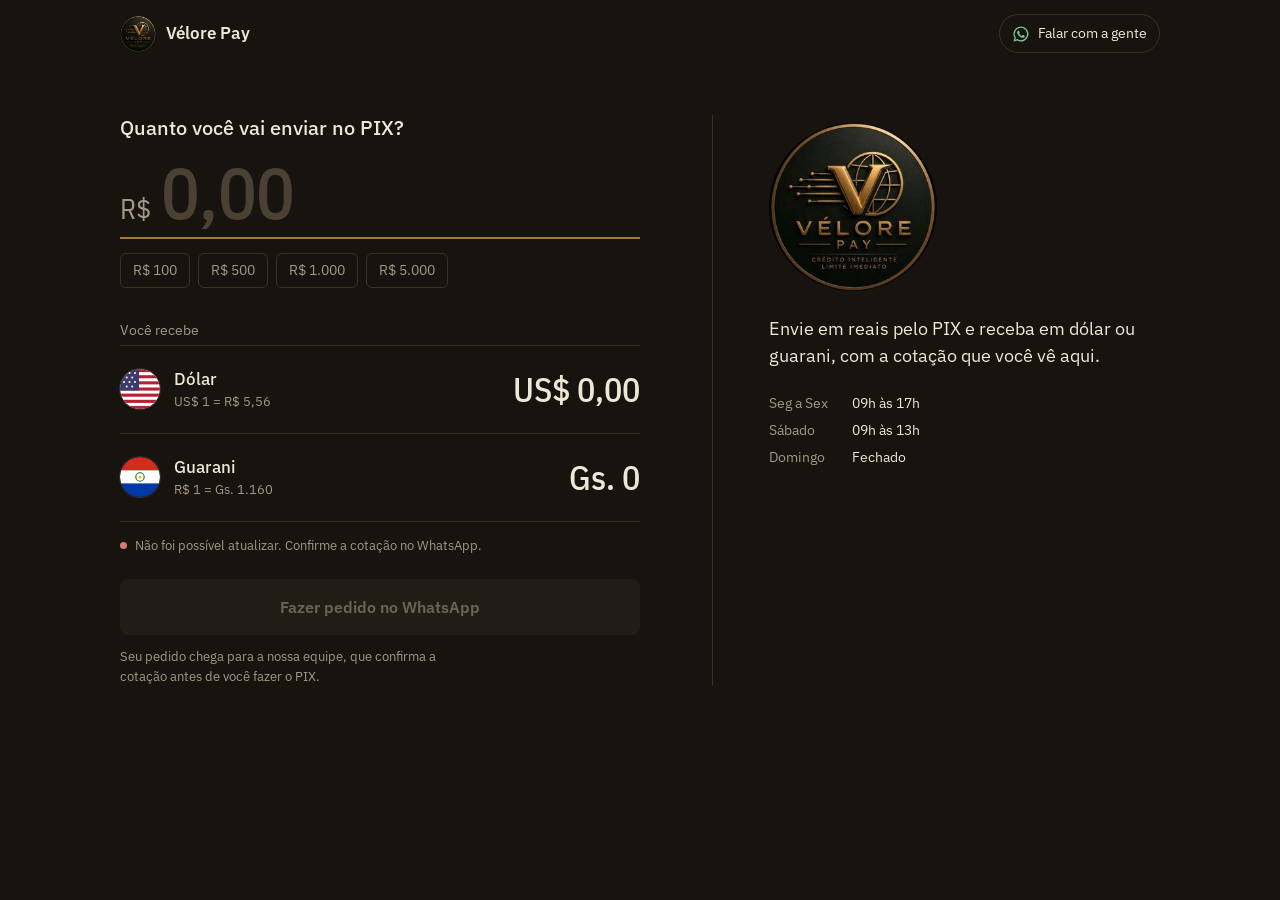
<file: index.html>
<!DOCTYPE html>
<html lang="pt-BR">
<head>
  <meta charset="UTF-8" />
  <meta name="viewport" content="width=device-width, initial-scale=1, viewport-fit=cover" />
  <title>Vélore Pay — Câmbio via PIX</title>
  <meta name="description" content="Digite quanto vai enviar no PIX e veja na hora quanto recebe em dólar e em guarani." />
  <meta name="theme-color" content="#17140F" />
  <meta property="og:title" content="Vélore Pay — Câmbio via PIX" />
  <meta property="og:description" content="Consulte a cotação de hoje e calcule seu câmbio em dólar e guarani." />
  <meta property="og:image" content="assets/logo.jpg" />
  <link rel="icon" href="assets/logo.jpg" />
  <link rel="apple-touch-icon" href="assets/logo.jpg" />
  <link rel="preconnect" href="https://fonts.googleapis.com" />
  <link rel="preconnect" href="https://fonts.gstatic.com" crossorigin />
  <link href="https://fonts.googleapis.com/css2?family=IBM+Plex+Sans+Condensed:wght@400;500;600&family=IBM+Plex+Sans:wght@400;500;600&display=swap" rel="stylesheet" />
  <link rel="stylesheet" href="styles.css" />
</head>
<body>
  <header class="barra">
    <a class="marca" href="./" aria-label="Vélore Pay">
      <img src="assets/logo.jpg" alt="" width="36" height="36" />
      <span>Vélore Pay</span>
    </a>
    <a class="falar" id="linkZap" target="_blank" rel="noopener">
      <svg viewBox="0 0 24 24" aria-hidden="true"><path fill="currentColor" d="M12 2a10 10 0 0 0-8.6 15.1L2 22l5-1.3A10 10 0 1 0 12 2Zm0 18.2c-1.6 0-3.1-.4-4.4-1.2l-.3-.2-3 .8.8-2.9-.2-.3A8.2 8.2 0 1 1 12 20.2Zm4.5-6.1c-.2-.1-1.5-.7-1.7-.8-.2-.1-.4-.1-.6.1l-.8 1c-.1.2-.3.2-.5.1a6.7 6.7 0 0 1-3.3-2.9c-.3-.4.2-.4.7-1.3.1-.2 0-.3 0-.4l-.8-1.8c-.2-.5-.4-.4-.6-.4h-.5a.9.9 0 0 0-.7.3 2.8 2.8 0 0 0-.9 2.1c0 1.2.9 2.4 1 2.6.1.2 1.8 2.7 4.3 3.8 1.6.7 2.2.7 3 .6.5-.1 1.5-.6 1.7-1.2.2-.6.2-1.1.1-1.2l-.4-.2Z"/></svg>
      <span>Falar com a gente</span>
    </a>
  </header>

  <p class="aviso" id="aviso" hidden></p>

  <main class="pagina">
    <section class="conversor" aria-labelledby="titulo">
      <h1 id="titulo">Quanto você vai enviar no PIX?</h1>

      <label class="valor" for="valorBRL">
        <span class="moeda-sigla">R$</span>
        <input id="valorBRL" inputmode="decimal" autocomplete="off" placeholder="0,00" aria-describedby="atalhos" />
      </label>
      <div class="atalhos" id="atalhos" role="group" aria-label="Valores rápidos">
        <button type="button" data-v="100">100</button>
        <button type="button" data-v="500">500</button>
        <button type="button" data-v="1000">1.000</button>
        <button type="button" data-v="5000">5.000</button>
      </div>

      <fieldset class="forma" id="forma" hidden>
        <legend>Como quer receber</legend>
        <label><input type="radio" name="forma" value="retirada" checked /><span>Retirar com a gente<small>Sem custo</small></span></label>
        <label><input type="radio" name="forma" value="entrega" /><span>Entrega<small id="lblEntrega"></small></span></label>
      </fieldset>

      <dl class="descontos" id="descontos" hidden></dl>

      <p class="recebe-rotulo">Você recebe</p>
      <ul class="resultados">
        <li class="linha" data-moeda="usd">
          <svg class="bandeira" viewBox="0 0 40 40" aria-hidden="true">
            <clipPath id="cUS"><circle cx="20" cy="20" r="20"/></clipPath>
            <g clip-path="url(#cUS)">
              <rect width="40" height="40" fill="#fff"/>
              <g fill="#B22234"><rect y="0" width="40" height="3.1"/><rect y="6.2" width="40" height="3.1"/><rect y="12.3" width="40" height="3.1"/><rect y="18.5" width="40" height="3.1"/><rect y="24.6" width="40" height="3.1"/><rect y="30.8" width="40" height="3.1"/><rect y="36.9" width="40" height="3.1"/></g>
              <rect width="19" height="21.5" fill="#3C3B6E"/>
              <g fill="#fff"><circle cx="4" cy="4" r="1"/><circle cx="9.5" cy="4" r="1"/><circle cx="15" cy="4" r="1"/><circle cx="6.7" cy="8.5" r="1"/><circle cx="12.2" cy="8.5" r="1"/><circle cx="4" cy="13" r="1"/><circle cx="9.5" cy="13" r="1"/><circle cx="15" cy="13" r="1"/><circle cx="6.7" cy="17.5" r="1"/><circle cx="12.2" cy="17.5" r="1"/></g>
            </g>
          </svg>
          <div class="nome"><strong>Dólar</strong><span id="taxaUSD">US$ 1 = R$ —</span></div>
          <output class="montante" id="outUSD" for="valorBRL">US$ 0,00</output>
        </li>
        <li class="linha" data-moeda="pyg">
          <svg class="bandeira" viewBox="0 0 40 40" aria-hidden="true">
            <clipPath id="cPY"><circle cx="20" cy="20" r="20"/></clipPath>
            <g clip-path="url(#cPY)">
              <rect width="40" height="13.4" fill="#D52B1E"/><rect y="13.3" width="40" height="13.4" fill="#fff"/><rect y="26.6" width="40" height="13.4" fill="#0038A8"/>
              <circle cx="20" cy="20" r="4.2" fill="none" stroke="#1B6B3A" stroke-width="1.1"/><circle cx="20" cy="20" r="1.6" fill="#F2C200"/>
            </g>
          </svg>
          <div class="nome"><strong>Guarani</strong><span id="taxaPYG">R$ 1 = Gs. —</span><span id="notasPYG" hidden></span></div>
          <output class="montante" id="outPYG" for="valorBRL">Gs. 0</output>
        </li>
      </ul>

      <p class="atualizacao"><span class="ponto" id="ponto"></span><span id="status">Carregando a cotação de hoje</span></p>

      <button class="acao" id="btnPedido" type="button" disabled>Fazer pedido no WhatsApp</button>
      <p class="nota" id="notaTaxa" hidden></p>
      <p class="nota">Seu pedido chega para a nossa equipe, que confirma a cotação antes de você fazer o PIX.</p>
    </section>

    <aside class="lado">
      <img class="selo" src="assets/logo.jpg" alt="Vélore Pay" width="168" height="168" />
      <p class="lema">Envie em reais pelo PIX e receba em dólar ou guarani, com a cotação que você vê aqui.</p>
      <dl class="horarios" id="horarios"></dl>
    </aside>
  </main>

  <div class="folha" id="folha" hidden>
    <div class="folha-fundo" data-fechar></div>
    <form class="folha-caixa" id="formPedido" role="dialog" aria-modal="true" aria-labelledby="folhaTitulo">
      <h2 id="folhaTitulo">Confirmar pedido</h2>
      <fieldset class="escolha">
        <legend>Receber em</legend>
        <label><input type="radio" name="moeda" value="usd" checked /><span id="opUSD">Dólar</span></label>
        <label><input type="radio" name="moeda" value="pyg" /><span id="opPYG">Guarani</span></label>
      </fieldset>
      <label class="campo">Seu nome<input id="nome" autocomplete="name" required /></label>
      <label class="campo" id="campoPonto" hidden>Onde vai retirar<select id="pontoRetirada"></select></label>
      <label class="campo" id="campoEndereco" hidden>Endereço para entrega<input id="endereco" autocomplete="street-address" /></label>
      <p class="resumo" id="resumo"></p>
      <div class="folha-botoes">
        <button type="button" class="secundario" data-fechar>Voltar</button>
        <button type="submit" class="acao">Abrir WhatsApp</button>
      </div>
    </form>
  </div>

  <script src="config.js"></script>
  <script src="mercado.js"></script>
  <script src="app.js"></script>
</body>
</html>
</file>
<file: styles.css>
:root{
  --tinta:#17140F;      /* fundo */
  --placa:#201C16;      /* superfície */
  --fio:#3A3226;        /* linhas */
  --marfim:#EFE7D6;     /* texto */
  --apagado:#A39882;    /* texto secundário */
  --ouro:#C9A35C;       /* acento */
  --ouro-escuro:#9C7B3C;
  --ok:#7CC49A;
  --sans:"IBM Plex Sans",system-ui,sans-serif;
  --cond:"IBM Plex Sans Condensed","IBM Plex Sans",system-ui,sans-serif;
}
[hidden]{display:none!important}
*{box-sizing:border-box;margin:0;padding:0}
body{background:var(--tinta);color:var(--marfim);font:400 16px/1.5 var(--sans);-webkit-font-smoothing:antialiased;min-height:100vh}
button,input{font:inherit;color:inherit}
:focus-visible{outline:2px solid var(--ouro);outline-offset:3px}

.barra{display:flex;align-items:center;justify-content:space-between;padding:14px 20px;max-width:1080px;margin:0 auto}
.marca{display:flex;align-items:center;gap:10px;color:var(--marfim);text-decoration:none;font-weight:600;font-size:17px}
.marca img{border-radius:50%}
.falar{display:flex;align-items:center;gap:8px;color:var(--marfim);text-decoration:none;font-size:14px;padding:8px 12px;border:1px solid var(--fio);border-radius:999px}
.falar svg{width:18px;height:18px;color:var(--ok)}
.falar:hover{border-color:var(--apagado)}

.aviso{max-width:1080px;margin:0 auto;padding:10px 20px;color:var(--ouro);font-size:14px;border-top:1px solid var(--fio);border-bottom:1px solid var(--fio)}

.pagina{max-width:1080px;margin:0 auto;padding:12px 20px 48px;display:grid;gap:40px}
@media (min-width:880px){
  .pagina{grid-template-columns:minmax(0,520px) 1fr;gap:72px;padding-top:48px}
}

/* conversor */
.conversor h1{font-weight:500;font-size:20px;line-height:1.3;margin-bottom:10px}
.valor{display:flex;align-items:baseline;gap:10px;border-bottom:2px solid var(--ouro-escuro);padding:4px 0 6px;cursor:text;transition:border-color .2s}
.valor:focus-within{border-color:var(--ouro)}
.moeda-sigla{font-family:var(--cond);font-size:28px;color:var(--apagado)}
.valor input{flex:1;min-width:0;width:100%;background:none;border:0;outline:0;font-family:var(--cond);font-weight:500;font-size:clamp(48px,14vw,72px);line-height:1.05;letter-spacing:-.01em;font-variant-numeric:tabular-nums}
.valor input::placeholder{color:#4A4134}
.atalhos{display:flex;gap:8px;margin:14px 0 32px;flex-wrap:wrap}
.atalhos button{background:none;border:1px solid var(--fio);border-radius:6px;padding:6px 12px;font-size:14px;color:var(--apagado);cursor:pointer;font-variant-numeric:tabular-nums}
.atalhos button::before{content:"R$ "}
.atalhos button:hover{color:var(--marfim);border-color:var(--apagado)}

.recebe-rotulo{font-size:14px;color:var(--apagado);margin-bottom:4px}
.resultados{list-style:none;border-top:1px solid var(--fio)}
.linha{display:grid;grid-template-columns:40px 1fr auto;align-items:center;gap:14px;padding:18px 0;border-bottom:1px solid var(--fio)}
.bandeira{width:40px;height:40px;border-radius:50%;box-shadow:0 0 0 1px rgba(239,231,214,.12)}
.nome strong{display:block;font-weight:500;font-size:17px}
.nome span{font-size:13px;color:var(--apagado);font-variant-numeric:tabular-nums}
.montante{font-family:var(--cond);font-weight:500;font-size:clamp(26px,7vw,34px);font-variant-numeric:tabular-nums;text-align:right;white-space:nowrap}

.atualizacao{display:flex;align-items:center;gap:8px;font-size:13px;color:var(--apagado);margin:14px 0 24px}
.ponto{width:7px;height:7px;border-radius:50%;background:var(--apagado);flex:none}
.ponto.ok{background:var(--ok)}
.ponto.erro{background:#D97B6C}

.acao{width:100%;background:var(--ouro);color:var(--tinta);border:0;border-radius:8px;padding:16px 20px;font-weight:600;font-size:16px;cursor:pointer;transition:background .15s}
.acao:hover:not(:disabled){background:#D6B26C}
.acao:disabled{background:var(--placa);color:#6E6453;cursor:not-allowed}
.nota{font-size:13px;color:var(--apagado);margin-top:12px;max-width:44ch}

/* coluna lateral */
.lado{display:grid;align-content:start;gap:24px;border-top:1px solid var(--fio);padding-top:28px}
.selo{width:120px;height:120px;border-radius:50%}
.lema{font-size:18px;line-height:1.5;max-width:34ch}
.horarios{display:grid;grid-template-columns:auto 1fr;gap:6px 24px;font-size:14px;max-width:300px}
.horarios dt{color:var(--apagado)}
.horarios dd{font-variant-numeric:tabular-nums}
@media (min-width:880px){
  .lado{border-top:0;border-left:1px solid var(--fio);padding:8px 0 0 56px}
  .selo{width:168px;height:168px}
}

/* folha de pedido */
.folha{position:fixed;inset:0;z-index:20;display:grid;align-items:end;justify-items:center}
@media (min-width:640px){.folha{align-items:center}}
.folha-fundo{position:absolute;inset:0;background:rgba(10,8,5,.72)}
.folha-caixa{position:relative;width:100%;max-width:440px;background:var(--placa);border:1px solid var(--fio);border-radius:14px 14px 0 0;padding:24px 20px calc(20px + env(safe-area-inset-bottom));display:grid;gap:18px;animation:sobe .22s ease-out}
@media (min-width:640px){.folha-caixa{border-radius:14px}}
@keyframes sobe{from{transform:translateY(24px);opacity:0}to{transform:none;opacity:1}}
@media (prefers-reduced-motion:reduce){.folha-caixa{animation:none}}
.folha-caixa h2{font-size:19px;font-weight:600}
.escolha{border:0;display:grid;grid-template-columns:1fr 1fr;gap:8px}
.escolha legend{font-size:14px;color:var(--apagado);margin-bottom:8px}
.escolha label{position:relative}
.escolha input{position:absolute;opacity:0}
.escolha span{display:block;border:1px solid var(--fio);border-radius:8px;padding:12px;cursor:pointer;font-size:15px}
.escolha input:checked+span{border-color:var(--ouro);background:rgba(201,163,92,.08)}
.escolha input:focus-visible+span{outline:2px solid var(--ouro);outline-offset:2px}
.campo{display:grid;gap:6px;font-size:14px;color:var(--apagado)}
.campo input{background:var(--tinta);border:1px solid var(--fio);border-radius:8px;padding:12px;color:var(--marfim);font-size:16px;outline:0}
.campo input:focus{border-color:var(--ouro)}
.resumo{font-size:14px;color:var(--apagado);font-variant-numeric:tabular-nums}
.resumo b{color:var(--marfim);font-weight:500}
.folha-botoes{display:grid;grid-template-columns:auto 1fr;gap:10px}
.secundario{background:none;border:1px solid var(--fio);border-radius:8px;padding:0 18px;cursor:pointer}
.escolha small{display:block;font-size:13px;color:var(--apagado);font-variant-numeric:tabular-nums;margin-top:2px}

/* opcionais */
.forma{border:0;display:grid;grid-template-columns:1fr 1fr;gap:8px;margin:-12px 0 28px}
.forma legend{font-size:14px;color:var(--apagado);margin-bottom:8px}
.forma label{position:relative}
.forma input{position:absolute;opacity:0}
.forma span{display:block;border:1px solid var(--fio);border-radius:8px;padding:10px 12px;cursor:pointer;font-size:15px}
.forma small{display:block;font-size:13px;color:var(--apagado)}
.forma input:checked+span{border-color:var(--ouro);background:rgba(201,163,92,.08)}
.forma input:focus-visible+span{outline:2px solid var(--ouro);outline-offset:2px}
.descontos{display:grid;grid-template-columns:1fr auto;gap:4px 16px;font-size:14px;margin:-12px 0 24px;font-variant-numeric:tabular-nums}
.descontos dt{color:var(--apagado)}
.descontos dd{text-align:right}
.descontos .total{padding-top:6px;border-top:1px solid var(--fio);color:var(--marfim)}
.campo select{background:var(--tinta);border:1px solid var(--fio);border-radius:8px;padding:12px;color:var(--marfim);font-size:16px;outline:0}
.nome span{display:block}
.descontos{column-gap:0}.descontos dt,.descontos dd{padding-left:0}.descontos dd{padding-left:16px}

/* responsividade: telas pequenas e valores grandes */
.pagina>*,.conversor>*{min-width:0}
.linha{grid-template-columns:40px minmax(0,1fr) auto}
.nome{min-width:0}
.montante{font-size:clamp(22px,6.6vw,34px)}
@media (max-width:400px){
  .barra{padding:12px 16px}
  .pagina{padding-left:16px;padding-right:16px}
  .falar span{display:none}
  .falar{padding:8px}
  .linha{grid-template-columns:36px minmax(0,1fr);row-gap:6px;column-gap:12px}
  .bandeira{width:36px;height:36px}
  .montante{grid-column:2;text-align:left;font-size:30px}
  .atalhos{display:grid;grid-template-columns:repeat(4,1fr)}
  .atalhos button{padding:6px 4px}
  .atalhos button::before{content:""}
}
.resumo b{white-space:nowrap}
.campo input,.campo textarea,.campo select{width:100%;min-width:0}.opcao>*,.opcao-corpo>*,.campo{min-width:0}
</file>
